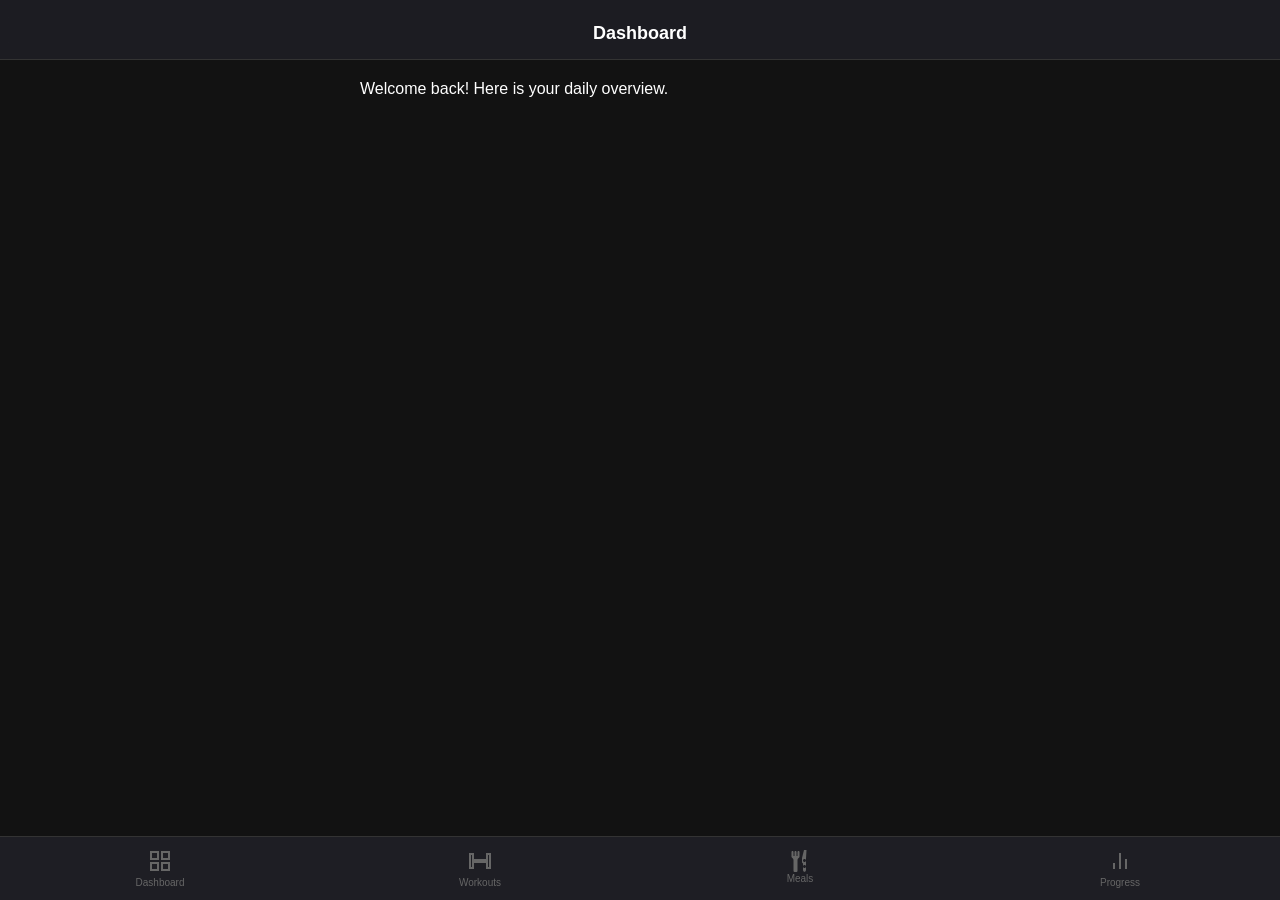
<file: index.html>
<!DOCTYPE html>
<html lang="en">
<head>
    <meta charset="UTF-8">
    <meta http-equiv="refresh" content="0; url=pages/dashboard.html">
    <title></title>
    <script>
        window.location.href = "pages/dashboard.html";
    </script>
</head>
<body>
    <p>Redirecting to <a href="pages/dashboard.html">Dashboard</a>...</p>
</body>
</html>
</file>
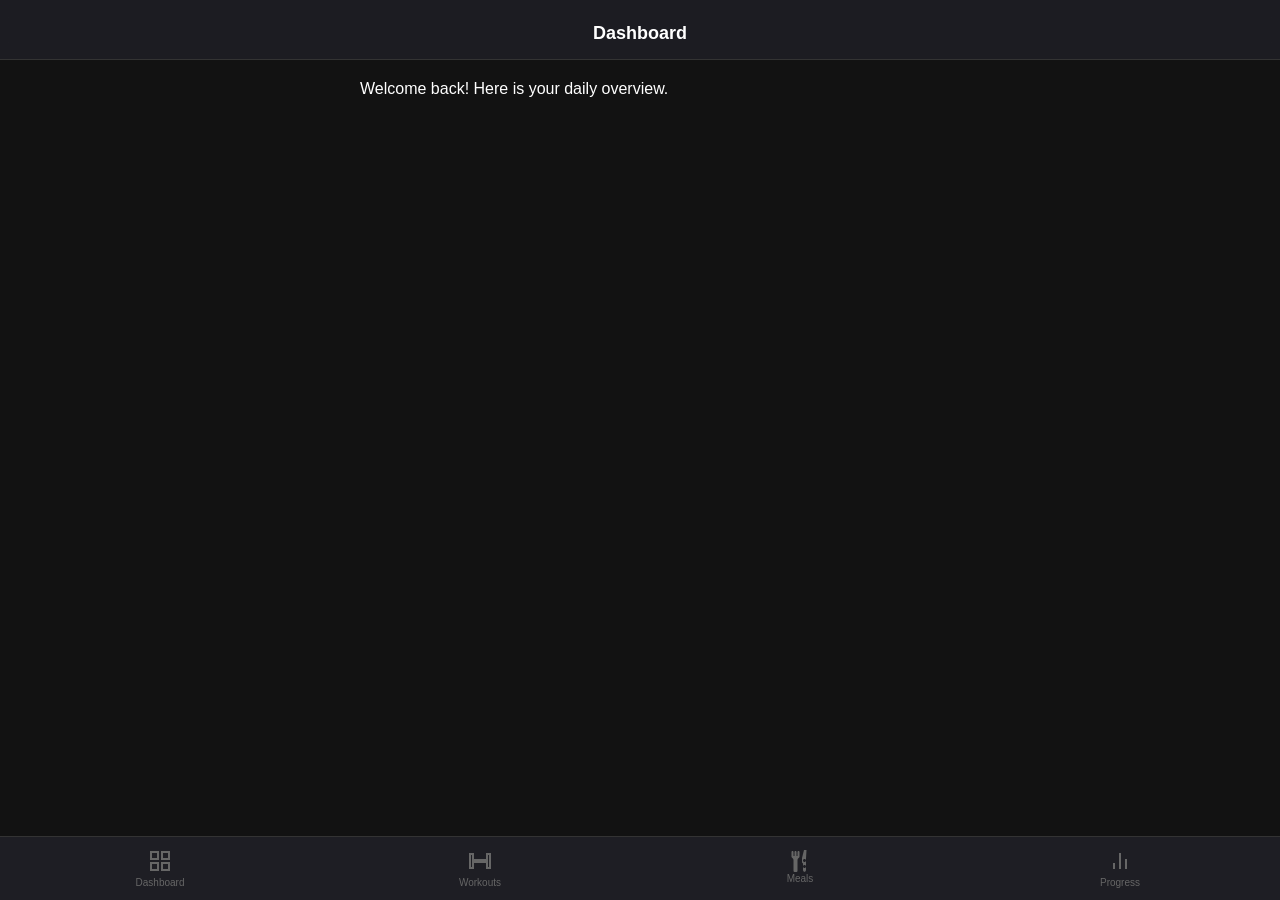
<file: pages/dashboard.html>
<!DOCTYPE html>
<html lang="en">
<head>
    <meta charset="UTF-8">
    <link rel="manifest" href="manifest.json">   
    <meta name="viewport" content="width=device-width, initial-scale=1.0, viewport-fit=cover">   
    <meta name="mobile-web-app-capable" content="yes">
    <meta name="apple-mobile-web-app-capable" content="yes">   
    <meta name="apple-mobile-web-app-status-bar-style" content="black-translucent">   
    <meta name="apple-mobile-web-app-title" content="FitnessApp">
    <title>My App</title>
    <link rel="stylesheet" href="../css/style.css">   
    <script src="../js/script.js" defer></script>
</head>

 <body>
    <div class="container">
        <p>Welcome back! Here is your daily overview.</p>
        </div>
    
    </body>
</html>
</file>
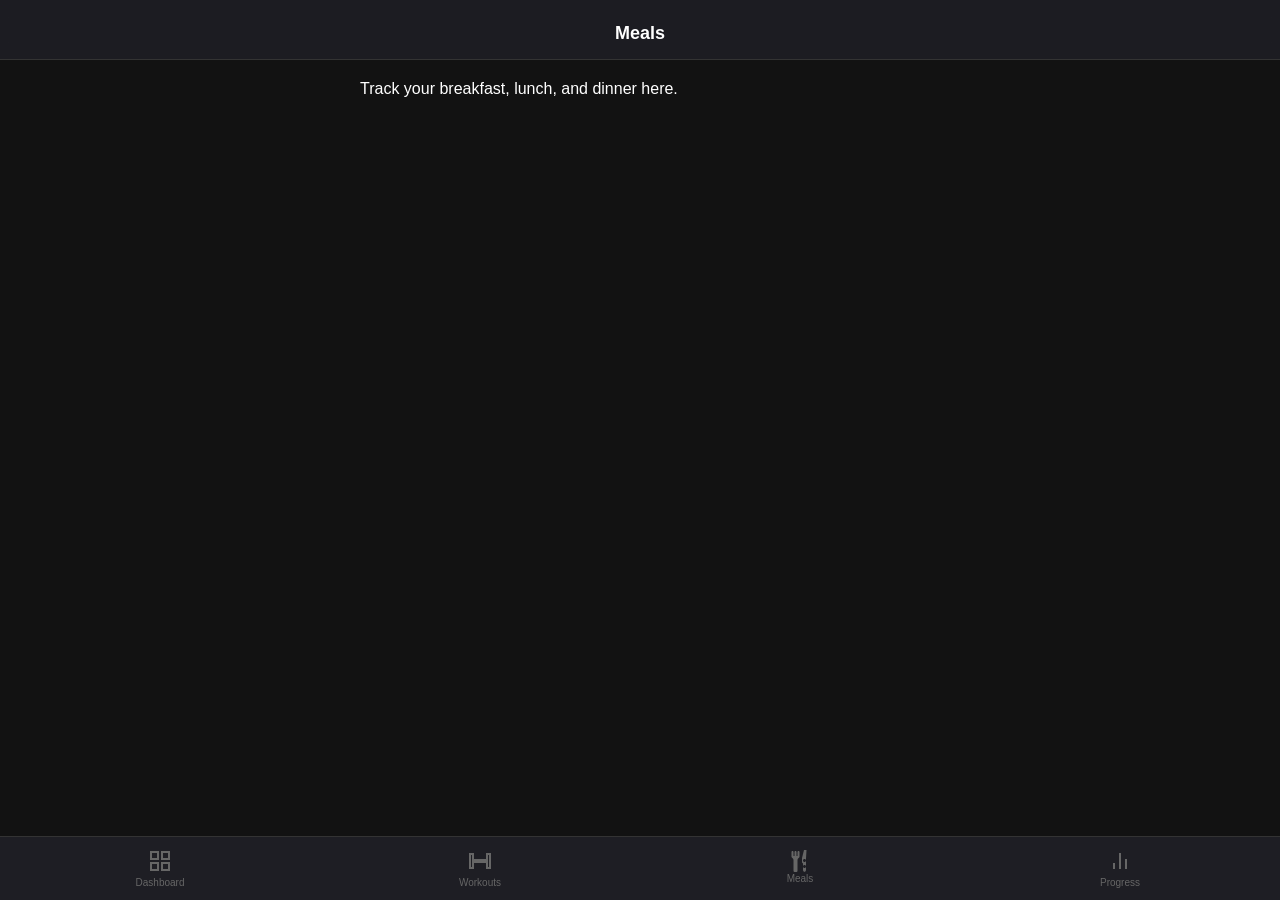
<file: pages/meals.html>
<!DOCTYPE html>
<html lang="en">
<head>
    <meta charset="UTF-8">
    <link rel="manifest" href="manifest.json">
    <meta name="viewport" content="width=device-width, initial-scale=1.0, viewport-fit=cover">
    <meta name="mobile-web-app-capable" content="yes">
    <meta name="apple-mobile-web-app-capable" content="yes">
    <meta name="apple-mobile-web-app-status-bar-style" content="black-translucent">
    <meta name="apple-mobile-web-app-title" content="FitnessApp">
    <title>My App</title>
    <link rel="stylesheet" href="../css/style.css">
    <script src="../js/script.js" defer></script>
</head>

<body>
    <div class="container">
        <p>Track your breakfast, lunch, and dinner here.</p>
    </div>

</body>
</html>
</file>
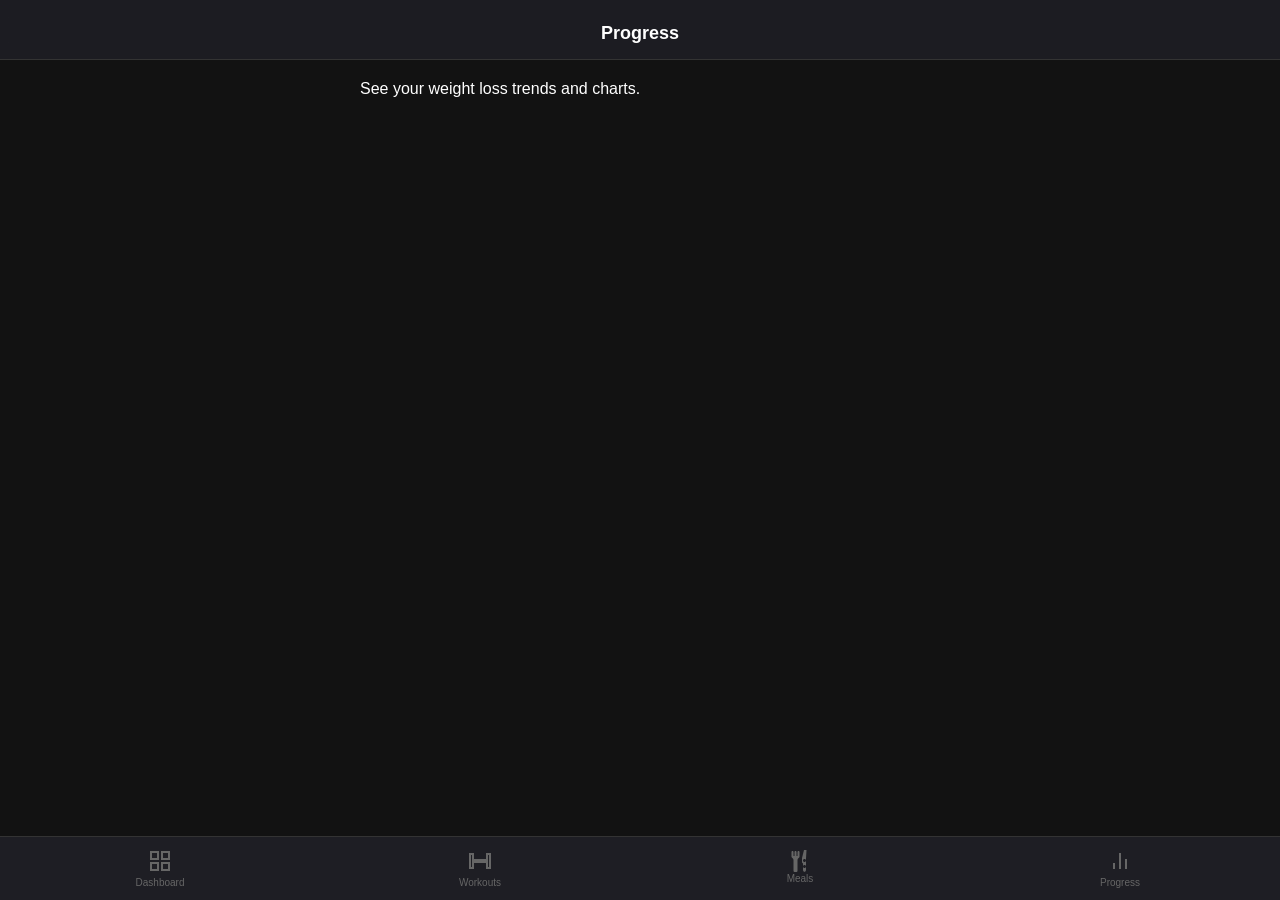
<file: pages/progress.html>
<!DOCTYPE html>
<html lang="en">
<head>
    <meta charset="UTF-8">
    <link rel="manifest" href="manifest.json">   
    <meta name="viewport" content="width=device-width, initial-scale=1.0, viewport-fit=cover">   
    <meta name="mobile-web-app-capable" content="yes">
    <meta name="apple-mobile-web-app-capable" content="yes">
    <meta name="apple-mobile-web-app-status-bar-style" content="black-translucent">  
    <meta name="apple-mobile-web-app-title" content="FitnessApp">
    <title>My App</title>
    <link rel="stylesheet" href="../css/style.css">   
    <script src="../js/script.js" defer></script>
</head>

<body>
    <div class="container">
        <p>See your weight loss trends and charts.</p>
    </div>

</body>
</html>
</file>
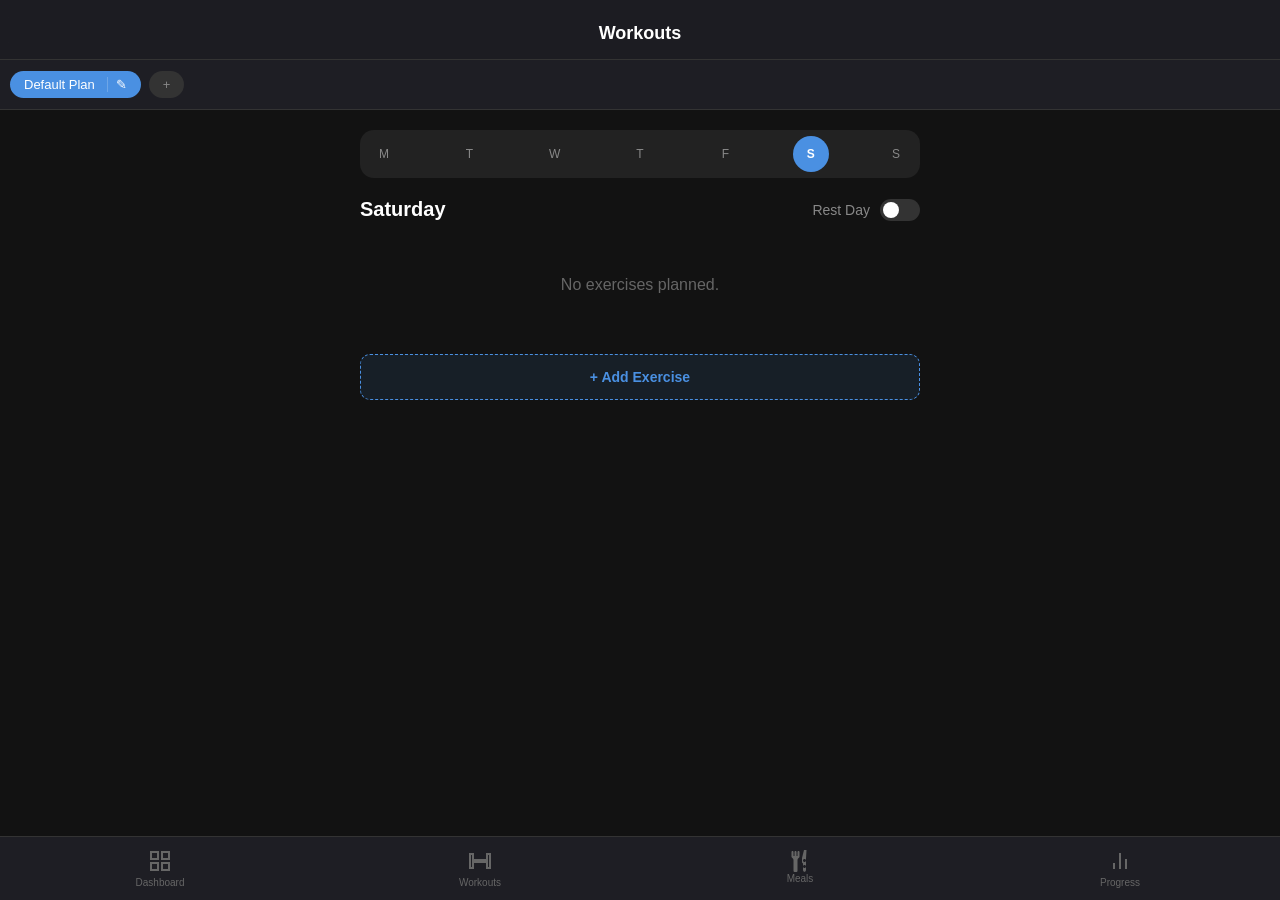
<file: pages/workouts.html>
<!DOCTYPE html>
<html lang="en">
<head>
    <meta charset="UTF-8">
    <meta name="viewport" content="width=device-width, initial-scale=1.0, viewport-fit=cover">
    <meta name="mobile-web-app-capable" content="yes">
    <meta name="apple-mobile-web-app-capable" content="yes">
    <meta name="apple-mobile-web-app-status-bar-style" content="black-translucent">
    <title>Workouts</title>
    <link rel="stylesheet" href="../css/style.css">
    <script src="../js/script.js" defer></script>
    <script src="../js/workouts.js" defer></script>
</head>
<body>

    <div class="template-nav" id="template-tabs"></div>

    <div class="container workout-container">
        <div class="day-selector" id="day-selector"></div>

        <div class="day-header">
            <h2 id="current-day-name">Monday</h2>
            <div class="rest-toggle-wrapper">
                <span>Rest Day</span>
                <label class="switch">
                    <input type="checkbox" id="rest-toggle">
                    <span class="slider"></span>
                </label>
            </div>
        </div>

        <div id="exercise-list"></div>
        <button class="btn-add" onclick="openLibrary()">+ Add Exercise</button>
    </div>

    <div id="library-modal" class="modal">
        <div class="modal-content">
            <div class="modal-header">
                <h3>Library</h3>
                <span class="close-modal" onclick="closeLibrary()" style="font-size:24px; padding:10px;">×</span>
            </div>
            
            <input type="text" id="search-bar" placeholder="Search..." class="search-bar">
            
            <button class="btn-create-custom" onclick="createCustomExercise()">+ Create Custom Exercise</button>

            <div class="filter-chips">
                <span class="chip active" onclick="filterBodyPart('all')">All</span>
                <span class="chip" onclick="filterBodyPart('favorites')">Favorites</span>
                <span class="chip" onclick="filterBodyPart('custom')">Custom</span>
                <span class="chip" onclick="filterBodyPart('chest')">Chest</span>
                <span class="chip" onclick="filterBodyPart('back')">Back</span>
                <span class="chip" onclick="filterBodyPart('shoulders')">Shoulders</span>
                <span class="chip" onclick="filterBodyPart('arms')">Arms</span>
                <span class="chip" onclick="filterBodyPart('legs')">Legs</span>
                <span class="chip" onclick="filterBodyPart('abs')">Abs</span>
                <span class="chip" onclick="filterBodyPart('cardio')">Cardio</span>
            </div>

            <div id="library-list" class="library-list"></div>
        </div>
    </div>
</body>
</html>
</file>
<file: css/style.css>
/* css/style.css */

:root {
    --header-height: 60px;
    --tab-height: 50px;
    --safe-top: env(safe-area-inset-top);
    --safe-bottom: env(safe-area-inset-bottom);
    --primary-color: #4A90E2;
    --bg-color: #121212;
    --card-bg: #2A2A30;
}

* {
    box-sizing: border-box;
    margin: 0;
    padding: 0;
    font-family: -apple-system, BlinkMacSystemFont, "Segoe UI", Roboto, Helvetica, Arial, sans-serif;
    -webkit-tap-highlight-color: transparent;
}

body {
    background-color: var(--bg-color);
    color: white;
    min-height: 100vh;
    padding-bottom: calc(60px + var(--safe-bottom));
}

/* Fix Inputs Zoom on iPhone */
input, select, textarea { font-size: 16px !important; }
input[type="number"] { -moz-appearance: textfield; }

/* --- LAYOUT COMPONENTS --- */

/* Top Header */
.top-bar {
    position: fixed;
    top: 0; left: 0; width: 100%;
    height: calc(var(--header-height) + var(--safe-top));
    background-color: rgba(30, 30, 36, 0.95);
    backdrop-filter: blur(10px);
    border-bottom: 1px solid #333;
    z-index: 1000;
    display: flex;
    justify-content: center;
    align-items: flex-end;
    padding-bottom: 15px;
}
.top-bar h1 { font-size: 18px; font-weight: 600; margin: 0; }

/* Bottom Nav */
.bottom-nav {
    position: fixed;
    bottom: 0; left: 0; width: 100%;
    background-color: #1E1E24;
    border-top: 1px solid #333;
    display: flex;
    justify-content: space-around;
    padding-top: 12px;
    padding-bottom: calc(12px + var(--safe-bottom));
    z-index: 1000;
}
.nav-item {
    display: flex; flex-direction: column; align-items: center;
    text-decoration: none; color: #666; font-size: 10px; flex: 1;
}
.nav-item.active { color: var(--primary-color); }
.nav-icon { width: 24px; height: 24px; margin-bottom: 4px; fill: none; stroke: currentColor; stroke-width: 2; }

/* --- CONTAINERS --- */
.container {
    padding: 20px;
    padding-top: calc(var(--header-height) + var(--safe-top) + 20px);
    max-width: 600px;
    margin: 0 auto;
}
.workout-container {
    padding-top: calc(var(--header-height) + var(--safe-top) + var(--tab-height) + 20px) !important;
}

/* --- WORKOUTS SPECIFIC --- */

/* Template Tabs */
.template-nav {
    position: fixed;
    top: calc(var(--header-height) + var(--safe-top));
    left: 0; width: 100%; height: var(--tab-height);
    background: #1E1E24;
    z-index: 950;
    border-bottom: 1px solid #333;
    display: flex; align-items: center;
    overflow-x: auto; white-space: nowrap;
    padding: 0 10px;
    -webkit-overflow-scrolling: touch;
}
.template-nav::-webkit-scrollbar { display: none; }

.template-tab {
    display: inline-flex; align-items: center; justify-content: center;
    padding: 6px 14px; margin-right: 8px;
    background: #333; border-radius: 16px;
    color: #888; font-size: 13px; cursor: pointer; flex-shrink: 0;
    gap: 8px; transition: all 0.2s;
}
.template-tab.active { background: var(--primary-color); color: white; }

/* Tab Controls (Rename/Delete) */
.tab-controls {
    display: flex; gap: 8px; border-left: 1px solid rgba(255,255,255,0.2);
    padding-left: 8px; margin-left: 4px;
}
.del-btn { color: #ff4444; }

/* Day Selector */
.day-selector {
    display: flex; justify-content: space-between;
    background: #222; padding: 6px; border-radius: 14px; margin-bottom: 20px;
}
.day-bubble {
    width: 36px; height: 36px; display: flex; align-items: center; justify-content: center;
    border-radius: 50%; font-size: 12px; color: #888; cursor: pointer;
}
.day-bubble.active { background: var(--primary-color); color: white; font-weight: 700; }

/* Exercise Card */
.exercise-card {
    background: var(--card-bg); border-radius: 12px;
    padding: 15px; margin-bottom: 12px; border: 1px solid #333;
    width: 100%; overflow: hidden;
}
.ex-header {
    display: flex; justify-content: space-between; align-items: center;
    margin-bottom: 12px; border-bottom: 1px solid #333; padding-bottom: 8px;
}
.ex-name { font-weight: 600; font-size: 15px; color: white; }
.ex-remove { color: #ff4444; font-size: 20px; cursor: pointer; }

/* Sets Table */
.ex-sets-container { display: flex; flex-direction: column; gap: 8px; }
.set-header, .set-row {
    display: grid; grid-template-columns: 30px 1fr 1fr; gap: 10px;
    align-items: center; text-align: center;
}
.set-header span { font-size: 10px; color: #888; text-transform: uppercase; }
.set-num { color: #666; font-size: 12px; }
.set-row input {
    background: #121212; border: 1px solid #444; color: white;
    padding: 8px; border-radius: 6px; text-align: center; width: 100%;
}
.set-actions { display: flex; gap: 10px; margin-top: 5px; }
.btn-set-action {
    background: #333; color: var(--primary-color); border: none;
    border-radius: 4px; padding: 6px 12px; font-size: 11px; cursor: pointer; flex: 1;
}
.btn-set-action.remove { color: #ff4444; }

/* Buttons & Rest Toggle */
.btn-add {
    width: 100%; padding: 14px; border-radius: 10px; font-weight: 600;
    cursor: pointer; font-size: 14px; border: 1px dashed var(--primary-color);
    background: rgba(74, 144, 226, 0.1); color: var(--primary-color); margin-top: 20px;
}
.day-header { display: flex; justify-content: space-between; align-items: center; margin-bottom: 15px; }
.day-header h2 { font-size: 20px; margin: 0; }
.rest-toggle-wrapper { display: flex; align-items: center; gap: 10px; font-size: 14px; color: #888; }
.switch { position: relative; display: inline-block; width: 40px; height: 22px; }
.switch input { opacity: 0; width: 0; height: 0; }
.slider { position: absolute; cursor: pointer; top: 0; left: 0; right: 0; bottom: 0; background-color: #333; transition: .4s; border-radius: 34px; }
.slider:before { position: absolute; content: ""; height: 16px; width: 16px; left: 3px; bottom: 3px; background-color: white; transition: .4s; border-radius: 50%; }
input:checked + .slider { background-color: var(--primary-color); }
input:checked + .slider:before { transform: translateX(18px); }

/* Modal */
.modal {
    position: fixed; top: 0; left: 0; width: 100%; height: 100%;
    background: rgba(0,0,0,0.8); z-index: 2000; display: none; align-items: flex-end;
}
.modal.active { display: flex; }
.modal-content {
    background: #1E1E24; width: 100%; height: 92%; border-radius: 24px 24px 0 0;
    padding: 20px; display: flex; flex-direction: column;
}
.modal-header { display: flex; justify-content: space-between; align-items: center; margin-bottom: 15px; }
.search-bar { width: 100%; padding: 12px; background: #121212; border: 1px solid #333; color: white; border-radius: 8px; margin-bottom: 10px; }
.filter-chips { display: flex; gap: 8px; overflow-x: auto; padding-bottom: 10px; margin-bottom: 10px; }
.chip { padding: 8px 16px; background: #333; border-radius: 20px; font-size: 13px; flex-shrink: 0; cursor: pointer; }
.chip.active { background: var(--primary-color); color: white; }
.library-list { flex: 1; overflow-y: auto; }
.lib-item { display: flex; justify-content: space-between; align-items: center; padding: 16px 0; border-bottom: 1px solid #2a2a2a; }
.lib-info { display: flex; flex-direction: column; }
.lib-name { font-weight: 500; font-size: 15px; }
.lib-meta { font-size: 12px; color: #666; margin-top: 4px; text-transform: capitalize; }
.lib-actions { display: flex; align-items: center; gap: 15px; }
.lib-star { font-size: 20px; color: #444; cursor: pointer; }
.lib-star.starred { color: #FFD700; }
.btn-add-small {
    width: 32px; height: 32px; background: #333; color: var(--primary-color);
    border-radius: 50%; display: flex; align-items: center; justify-content: center;
    font-size: 20px; cursor: pointer; border: none;
}
.btn-create-custom {
    width: 100%; padding: 12px; background: #2A2A30; color: var(--primary-color);
    border: 1px dashed var(--primary-color); border-radius: 8px; margin-bottom: 15px; font-weight: 600; cursor: pointer;
}
</file>
